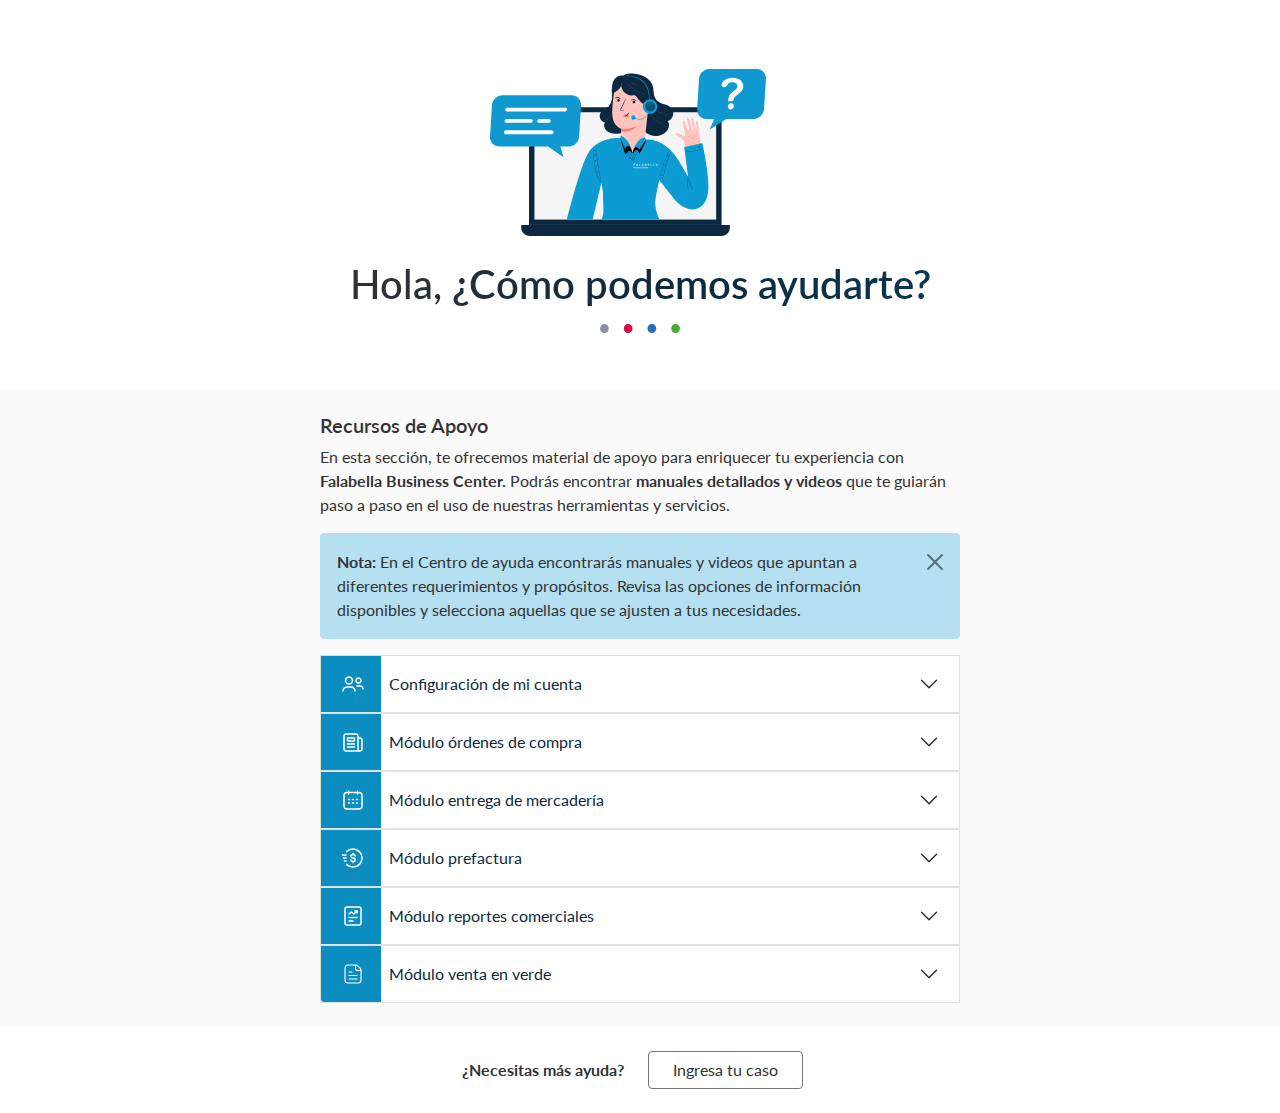
<file: index.html>
<!doctype html>
<html lang="en">

<head>
  <meta charset="utf-8">
  <meta name="viewport" content="width=device-width, initial-scale=1">
  <meta name="description" content="">
  <title>Centro de Ayuda Falabella Business Center</title>

  <!-- Font Lato -->
  <link href='https://fonts.googleapis.com/css?family=Lato:400,700' rel='stylesheet' type='text/css'>
  <!-- Font Poppins -->
  <link href='https://fonts.googleapis.com/css?family=Poppins:400,500,600,700' rel='stylesheet' type='text/css'>

  <!-- Bootstrap core CSS -->
  <link href="assets/dist/css/bootstrap.min.css" rel="stylesheet">

  <!-- Custom styles -->
  <link href="cda.css" rel="stylesheet">
</head>

<body>

  <main>
    <h1 class="visually-hidden">Hola, ¿Cómo podemos ayudarte?</h1>

    <div class="px-4 px-lg-0 py-5 text-center">

      <div class="col-lg-6 mx-auto d-flex justify-content-center"><img class="d-block mb-4 mx-4" src="img/centro-de-ayuda.svg" alt="" width="300"></div>
      <div class="col-lg-6 mx-auto d-flex justify-content-center">
        <h1 class="display-7 text-center animate-title">Hola,  <span class="fw-bold">¿Cómo podemos ayudarte?</span></h1>
      </div>
      <div class=""><img class="d-block my-2 mx-auto" src="img/dots.svg" width="80"></div>
    </div>

    <!--Documentos-->
    <div class="px-4 px-lg-0 py-4 bg-gray">
      <div class="accordion accordion-flush col-lg-6 mx-auto" id="accordionFlush">
        <h5 class="display-9 fw-bold">Recursos de Apoyo</h5>
        <p mb-4>En esta sección, te ofrecemos material de apoyo para enriquecer tu experiencia con <b>Falabella Business Center.</b> Podrás encontrar <b>manuales detallados y videos</b> que te guiarán paso a paso en el uso de nuestras herramientas y servicios.</p>
       <!--disclaimer-->
       <div class="alert alert-info alert-dismissible fade show" role="alert">

        <strong>Nota: </strong> En el Centro de ayuda encontrarás manuales y videos que apuntan a diferentes requerimientos y propósitos. Revisa las opciones de información disponibles y selecciona aquellas que se ajusten a tus necesidades.
        <!--<strong>Nota: </strong>Es posible encontrar material que no necesariamente se ajuste a tus necesidades o al propósito de tu trabajo en Falabella Business Center.-->
        <button type="button" class="btn-close" data-bs-dismiss="alert" aria-label="Close"></button>
      </div>
        <!--login-->
        <div class="accordion-item">
          <h2 class="accordion-header" id="flush-headingOne">
            <button class="accordion-button collapsed" type="button" data-bs-toggle="collapse"
              data-bs-target="#flush-collapseOne" aria-expanded="false" aria-controls="flush-collapseOne">
              <img class="d-inline-block me-4" src="img/icon-user.svg" alt=""
                  width="24">Configuración de mi cuenta
            </button>
          </h2>
          <div id="flush-collapseOne" class="accordion-collapse collapse" aria-labelledby="flush-headingOne"
            data-bs-parent="#accordionFlush">
            <div class="accordion-body">
              <ul class="doc-list m-0 px-0">
                <li><a href="#" class="pdf document"><img class="d-inline-block me-2" src="img/icon-file.svg" alt=""
                      width="24">Manual de usuario configuración de cuenta</a></li>

                      <!--<li><a href="#" class="pdf document"><img class="d-inline-block me-2" src="img/icon-play.svg" alt=""
                        width="24">Video configuración de cuenta</a></li>-->
              </ul>

            </div>
          </div>
        </div>
        <!--POM-->
        <div class="accordion-item">
          <h2 class="accordion-header" id="flush-headingTwo">
            <button class="accordion-button collapsed" type="button" data-bs-toggle="collapse"
              data-bs-target="#flush-collapseTwo" aria-expanded="false" aria-controls="flush-collapseTwo">
              <img class="d-inline-block me-4" src="img/icon-oc.svg" alt=""
                  width="24">Módulo órdenes de compra
            </button>
          </h2>
          <div id="flush-collapseTwo" class="accordion-collapse collapse" aria-labelledby="flush-headingTwo"
            data-bs-parent="#accordionFlush">
            <div class="accordion-body">
              <ul class="doc-list m-0 px-0">
                <li><a href="manual-orden-de-compra.html" class="pdf document"><img class="d-inline-block me-2" src="img/icon-file.svg" alt=""
                      width="24">
                    Manual de usuario órdenes de compra</a></li>
                <li><a href="video-orden-de-compra.html" class="video document"><img class="d-inline-block me-2" src="img/icon-play.svg" alt=""
                      width="24">
                    Video módulo órdenes de compra</a></li>

              </ul>
            </div>
          </div>
        </div>
        <!--Módulo despacho-->
        <div class="accordion-item">
          <h2 class="accordion-header" id="flush-headingThree">
            <button class="accordion-button collapsed" type="button" data-bs-toggle="collapse"
              data-bs-target="#flush-collapseThree" aria-expanded="false" aria-controls="flush-collapseThree">
              <img class="d-inline-block me-4" src="img/icon-despacho.svg" alt=""
                  width="24">Módulo entrega de mercadería 
          </h2>
          <div id="flush-collapseThree" class="accordion-collapse collapse" aria-labelledby="flush-headingThree"
            data-bs-parent="#accordionFlush">
            <div class="accordion-body">
              <ul class="doc-list m-0 px-0">
                <li><a href="#" class="pdf document"><img class="d-inline-block me-2" src="img/icon-file.svg" alt=""
                  width="24">
                Manual de usuario agendamiento de cita y eASN Sodimac CL</a></li>               
                <li><a href="#" class="pdf document"><img class="d-inline-block me-2" src="img/icon-file.svg" alt=""
                  width="24">
                Manual de usuario agendamiento de cita Tottus CL-PE</a></li>
                <li><a href="#" class="pdf document"><img class="d-inline-block me-2" src="img/icon-file.svg" alt=""
                  width="24">
                Manual de usuario agendamiento de cita, eASN y LPN Sodimac AR</a></li>                
            <li><a href="video-entrega-mercaderia-agendamiento-cita.html" class="video document"><img class="d-inline-block me-2" src="img/icon-play.svg" alt=""
                  width="24">
                Video agendamiento de cita Sodimac CL-AR, Tottus CL-PE</a></li>
                <li><a href="video-entrega-mercaderia-easn.html" class="video document"><img class="d-inline-block me-2" src="img/icon-play.svg" alt=""
                  width="24">
                Video eASN Sodimac CL-AR</a></li>                
              </ul>
            </div>
          </div>
        </div>
        <!--Módulo prefactura-->
        <div class="accordion-item">
          <h2 class="accordion-header" id="flush-headingFour">
            
            <button class="accordion-button collapsed" type="button" data-bs-toggle="collapse"
              data-bs-target="#flush-collapseFour" aria-expanded="false" aria-controls="flush-collapseFour">
              <img class="d-inline-block me-4" src="img/icon-prefactura.svg" alt=""
                  width="24">Módulo prefactura
          </h2>
          <div id="flush-collapseFour" class="accordion-collapse collapse" aria-labelledby="flush-headingFour"
            data-bs-parent="#accordionFlush">
            <div class="accordion-body">
              <ul class="doc-list m-0 px-0">
                <li><a href="#" class="pdf document"><img class="d-inline-block me-2" src="img/icon-file.svg" alt=""
                  width="24">
                Manual de usuario módulo prefactura</a></li>  
                <li><a href="video-prefacturacion.html" class="video document"><img class="d-inline-block me-2" src="img/icon-play.svg" alt=""
                  width="24">
                Video módulo Prefactura</a></li>                
              </ul>
              </ul>
            </div>
          </div>
        </div>
        <!--Módulo reportes-->
        <div class="accordion-item">
          <h2 class="accordion-header" id="flush-headingFive">
            <button class="accordion-button collapsed" type="button" data-bs-toggle="collapse"
              data-bs-target="#flush-collapseFive" aria-expanded="false" aria-controls="flush-collapseFive">
              <img class="d-inline-block me-4" src="img/icon-reports.svg" alt=""
                  width="24">Módulo reportes comerciales
          </h2>
          <div id="flush-collapseFive" class="accordion-collapse collapse" aria-labelledby="flush-headingFive"
            data-bs-parent="#accordionFlush">
            <div class="accordion-body">
              <ul class="doc-list m-0 px-0">
                <li><a href="#" class="pdf document"><img class="d-inline-block me-2" src="img/icon-file.svg" alt=""
                  width="24">
                Manual de usuario módulo reportes comerciales</a></li>  
               <!-- <li><a href="#" class="video document"><img class="d-inline-block me-2" src="img/icon-play.svg" alt=""
                  width="24">
                Video módulo Reportes</a></li>  -->
              </ul>
            </div>
          </div>
        </div>
        <!--VeV-->
        <div class="accordion-item">
          <h2 class="accordion-header" id="flush-headingSix">
            <button class="accordion-button collapsed" type="button" data-bs-toggle="collapse"
              data-bs-target="#flush-collapseSix" aria-expanded="false" aria-controls="flush-collapseSix">
              <img class="d-inline-block me-4" src="img/icon-file-w.svg" alt=""
                  width="24">Módulo venta en verde
          </h2>
          <div id="flush-collapseSix" class="accordion-collapse collapse" aria-labelledby="flush-headingSix"
            data-bs-parent="#accordionFlush">
            <div class="accordion-body">
              <ul class="doc-list m-0 px-0">
                <li><a href="#" class="pdf document"><img class="d-inline-block me-2" src="img/icon-file.svg" alt=""
                  width="24">
                Manual de usuario módulo órdenes de compra Sodimac AR</a></li>

                <li><a href="#" class="pdf document"><img class="d-inline-block me-2" src="img/icon-file.svg" alt=""
                  width="24">
                Manual de usuario módulo carga de inventario (Stock) Sodimac AR</a></li>
            
                <li><a href="#" class="pdf document"><img class="d-inline-block me-2" src="img/icon-file.svg" alt=""
                  width="24">
                Manual de usuario módulo agendamiento de cita (Turno), eASN y LPN Sodimac AR</a></li>

                <li><a href="video-orden-de-compra.html" class="video document"><img class="d-inline-block me-2" src="img/icon-play.svg" alt=""
                  width="24">
                Video módulo órdenes de compra</a></li>                 
                <!--<li><a href="#" class="video document"><img class="d-inline-block me-2" src="img/icon-play.svg" alt=""
                  width="24">
                Video módulo Stock</a></li>-->                 
                <li><a href="video-entrega-mercaderia-agendamiento-cita.html" class="video document"><img class="d-inline-block me-2" src="img/icon-play.svg" alt=""
                  width="24">
                Video agendamiento de cita (Turno)</a></li>               
                <li><a href="#" class="video document"><img class="d-inline-block me-2" src="img/icon-play.svg" alt=""
                  width="24">
                Video eASN y LPN</a></li>               
                
                <!--<li><a href="#" class="video document"><img class="d-inline-block me-2" src="img/icon-play.svg" alt=""
                  width="24">
                Video módulo Prefactura</a></li>-->                                    
              </ul>
            </div>
          </div>
        </div>
        <!--Módulo Reportes-->
        <!--<div class="accordion-item">
          <h2 class="accordion-header" id="flush-headingSix">
            <button class="accordion-button collapsed" type="button" data-bs-toggle="collapse"
              data-bs-target="#flush-collapseSix" aria-expanded="false" aria-controls="flush-collapseSix">
              Módulo Reportes
          </h2>
          <div id="flush-collapseSix" class="accordion-collapse collapse" aria-labelledby="flush-headingSix"
            data-bs-parent="#accordionFlush">
            <div class="accordion-body">
              <ul class="doc-list m-0 px-0">
                <li><a href="#" class="pdf document"><img class="d-inline-block me-2" src="img/ico-ppt.svg" alt=""
                      width="24">
                    Manual uno</a></li>
                <li><a href="#" class="pdf document"><img class="d-inline-block me-2" src="img/ico-ppt.svg" alt=""
                      width="24">
                    Manual dos</a></li>
                <li><a href="#" class="pdf document"><img class="d-inline-block me-2" src="img/ico-ppt.svg" alt=""
                      width="24">
                    Manual tres</a></li>
              </ul>
            </div>
          </div>
        </div>-->
        <!--onboarding proveedores-->
        <!--<div class="accordion-item">
          <h2 class="accordion-header" id="flush-headingSeven">
            <button class="accordion-button collapsed" type="button" data-bs-toggle="collapse"
              data-bs-target="#flush-collapseSeven" aria-expanded="false" aria-controls="flush-collapseSeven">
              Onboarding Proveedores
          </h2>
          <div id="flush-collapseSeven" class="accordion-collapse collapse" aria-labelledby="flush-headingSeven"
            data-bs-parent="#accordionFlush">
            <div class="accordion-body">
              <ul class="doc-list m-0 px-0">
                <li><a href="#" class="pdf document"><img class="d-inline-block me-2" src="img/ico-ppt.svg" alt=""
                      width="24">
                    Manual uno</a></li>
                <li><a href="#" class="pdf document"><img class="d-inline-block me-2" src="img/ico-ppt.svg" alt=""
                      width="24">
                    Manual dos</a></li>
                <li><a href="#" class="pdf document"><img class="d-inline-block me-2" src="img/ico-ppt.svg" alt=""
                      width="24">
                    Manual tres</a></li>
              </ul>
            </div>
          </div>
        </div>-->
        <!--import-->
        <!--<div class="accordion-item">
          <h2 class="accordion-header" id="flush-headingEight">
            <button class="accordion-button collapsed" type="button" data-bs-toggle="collapse"
              data-bs-target="#flush-collapseEight" aria-expanded="false" aria-controls="flush-collapseEight">
              Imports
          </h2>
          <div id="flush-collapseEight" class="accordion-collapse collapse" aria-labelledby="flush-headingEight"
            data-bs-parent="#accordionFlush">
            <div class="accordion-body">
              <ul class="doc-list m-0 px-0">
                <li><a href="#" class="pdf document"><img class="d-inline-block me-2" src="img/ico-ppt.svg" alt=""
                      width="24">
                    Manual uno</a></li>
                <li><a href="#" class="pdf document"><img class="d-inline-block me-2" src="img/ico-ppt.svg" alt=""
                      width="24">
                    Manual dos</a></li>
                <li><a href="#" class="pdf document"><img class="d-inline-block me-2" src="img/ico-ppt.svg" alt=""
                      width="24">
                    Manual tres</a></li>
              </ul>
            </div>
          </div>
        </div>-->
      </div>
    </div>
    </div>


    <!--off canvas ayuda-->
    <!-- Botón de menú para activar el Offcanvas -->
  <!--<button class="btn btn-primary" type="button" data-bs-toggle="offcanvas" data-bs-target="#offcanvasExample" aria-controls="offcanvasExample">
    Ingresa tu caso
  </button>-->

  <!-- Contenido del Offcanvas -->
  <div class="offcanvas offcanvas-end offcanvas-xl" tabindex="-1" id="offcanvasForm" aria-labelledby="offcanvasForm">
    <div class="offcanvas-header">
      <h2 class="offcanvas-title" id="offcanvasForm">Si tienes algún inconveniente puedes crear un caso.</h2>

      <button type="button" class="btn-close text-reset" data-bs-dismiss="offcanvas" aria-label="Cerrar"></button>
    </div>
    <h6 class="px-3">Asegúrate de entregar la información solicitada y proporciona todos los detalles importantes para que podamos entender y ayudarte de la mejor manera posible.</h6>
    <div class="offcanvas-body">

      <!-- Contenido -->
      <iframe width="100%" height= "480px"  src= "https://forms.office.com/Pages/ResponsePage.aspx?id=a4ioxEDxi0esRySVVcMK_QPdPC7-AvlHisk4eME13spUMTJCSVQxNkxJUEo4MlZTNEE0NUZKMjhDSS4u&embed=true" frameborder= "0" marginwidth= "0" marginheight= "0" style= "border: none; max-width:100%; max-height:100vh" allowfullscreen webkitallowfullscreen mozallowfullscreen msallowfullscreen> </iframe>

    </div>
  </div>

    <!-- ayuda -->
    <div class="text-secondary px-4 text-center">
      <div class="py-4">

        <div class="col-lg-6 mx-auto">
          <div class="d-grid gap-2 d-sm-flex justify-content-sm-center align-items-center">

            <span class="me-3"><b>¿Necesitas más ayuda?</b></span>

            <!--<button type="button" class="btn btn-outline btn-md px-4 me-sm-3">Soporte Falabella</button>-->
            <a type="button" class="btn btn-outline btn-md px-4 me-sm-3"data-bs-toggle="offcanvas" data-bs-target="#offcanvasForm" aria-controls="offcanvasForm">Ingresa tu caso</a>
           <!-- <button type="button" class="btn btn-outline btn-md px-4 me-sm-3">Soporte Tottus</button>-->
          </div>
        </div>
      </div>
    </div>

  </main>


  <script src="assets/dist/js/bootstrap.bundle.min.js"></script>


</body>

</html>
</file>
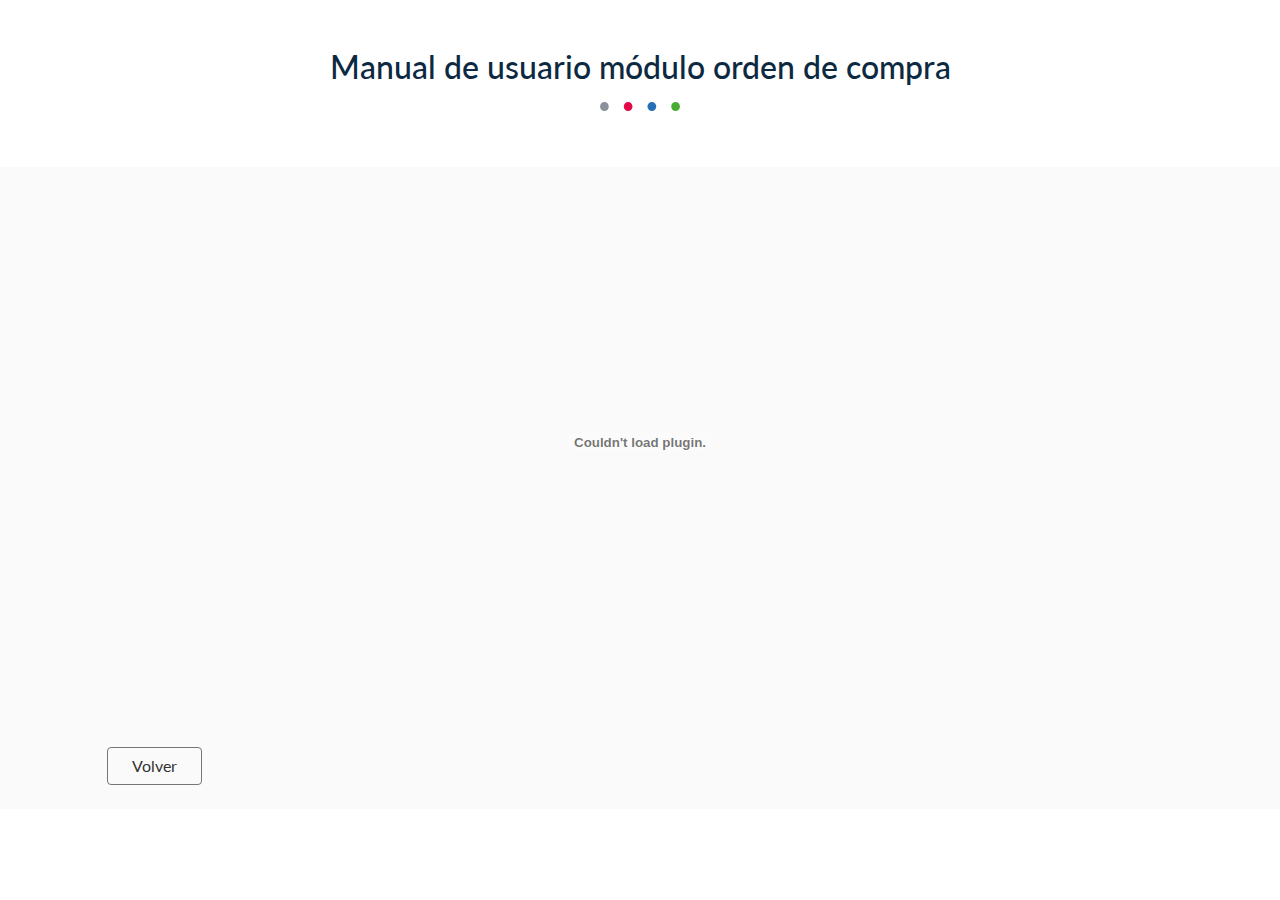
<file: manual-orden-de-compra.html>
<!doctype html>
<html lang="en">

<head>
  <meta charset="utf-8">
  <meta name="viewport" content="width=device-width, initial-scale=1">
  <meta name="description" content="">
  <title>Centro de Ayuda FBusiness Center - Video módulo Prefacturación</title>

  <!-- Font Lato -->
  <link href='https://fonts.googleapis.com/css?family=Lato:400,700' rel='stylesheet' type='text/css'>
  <!-- Font Poppins -->
  <link href='https://fonts.googleapis.com/css?family=Poppins:400,500,600,700' rel='stylesheet' type='text/css'>

  <!-- Bootstrap core CSS -->
  <link href="assets/dist/css/bootstrap.min.css" rel="stylesheet">

  <!-- Custom styles -->
  <link href="cda.css" rel="stylesheet">
</head>

<body>

  <main>
 

    <div class="px-4 px-lg-0 py-5 text-center">
      <div class="col-lg-6 mx-auto d-flex justify-content-center">
        <h2 class="">Manual de usuario módulo orden de compra</h2>
      </div>
      <div class=""><img class="d-block my-2 mx-auto" src="img/dots.svg" width="80"></div>
    </div>

    <!--Video-->

    <div class="px-4 px-lg-0 py-0 bg-gray mx-auto">
      <div class=" col-lg-10 mx-auto">
<!--<embed width="100%" height="550" toolbar="0" type="application/pdf" src="files/Manual-de-Usuario_ Orden-de-compra_ FBC.pdf#toolbar=0"></embed>-->
<object width="100%" height="550" toolbar="0" type="application/pdf" data="files/Manual-de-Usuario_ Orden-de-compra_ FBC.pdf"></object>


<a type="button" class="btn btn-outline btn-md px-4 me-sm-3 my-4" onclick="history.back()">Volver</a>

      </div>
    </div>
    </div>

    <!-- ayuda -->
    <div class="text-secondary px-4 text-center visually-hidden">
      <div class="py-5">

        <div class="col-lg-6 mx-auto">
          <div class="d-grid gap-2 d-sm-flex justify-content-sm-center align-items-center">

            <span class="me-3"><b>¿Necesitas más ayuda?</b></span>

            <!--<button type="button" class="btn btn-outline btn-md px-4 me-sm-3">Soporte Falabella</button>-->
            <a type="button" class="btn btn-outline btn-md px-4 me-sm-3" target="_blank" href="https://forms.office.com/pages/responsepage.aspx?id=a4ioxEDxi0esRySVVcMK_axplN7PHtRJoHUoAGXrw_RURVdYVE1TMDBLVkJKSklLWTU2M1FLRkdOUiQlQCN0PWcu">Ingresa tu caso</a>
           <!-- <button type="button" class="btn btn-outline btn-md px-4 me-sm-3">Soporte Tottus</button>-->
          </div>
        </div>
      </div>
    </div>

  </main>


  <script src="assets/dist/js/bootstrap.bundle.min.js"></script>
  <script> 
    // Selecting the iframe element 
    var frame = document.getElementById("Iframe"); 
      
    // Adjusting the iframe height onload event 
    frame.onload = function() 
    // function execute while load the iframe 
    { 
      // set the height of the iframe as  
      // the height of the iframe content 
      frame.style.height =  
      frame.contentWindow.document.body.scrollHeight + 'px'; 
       

     // set the width of the iframe as the  
     // width of the iframe content 
     frame.style.width  =  
      frame.contentWindow.document.body.scrollWidth+'px'; 
          
    } 
    </script> 

</body>

</html>
</file>
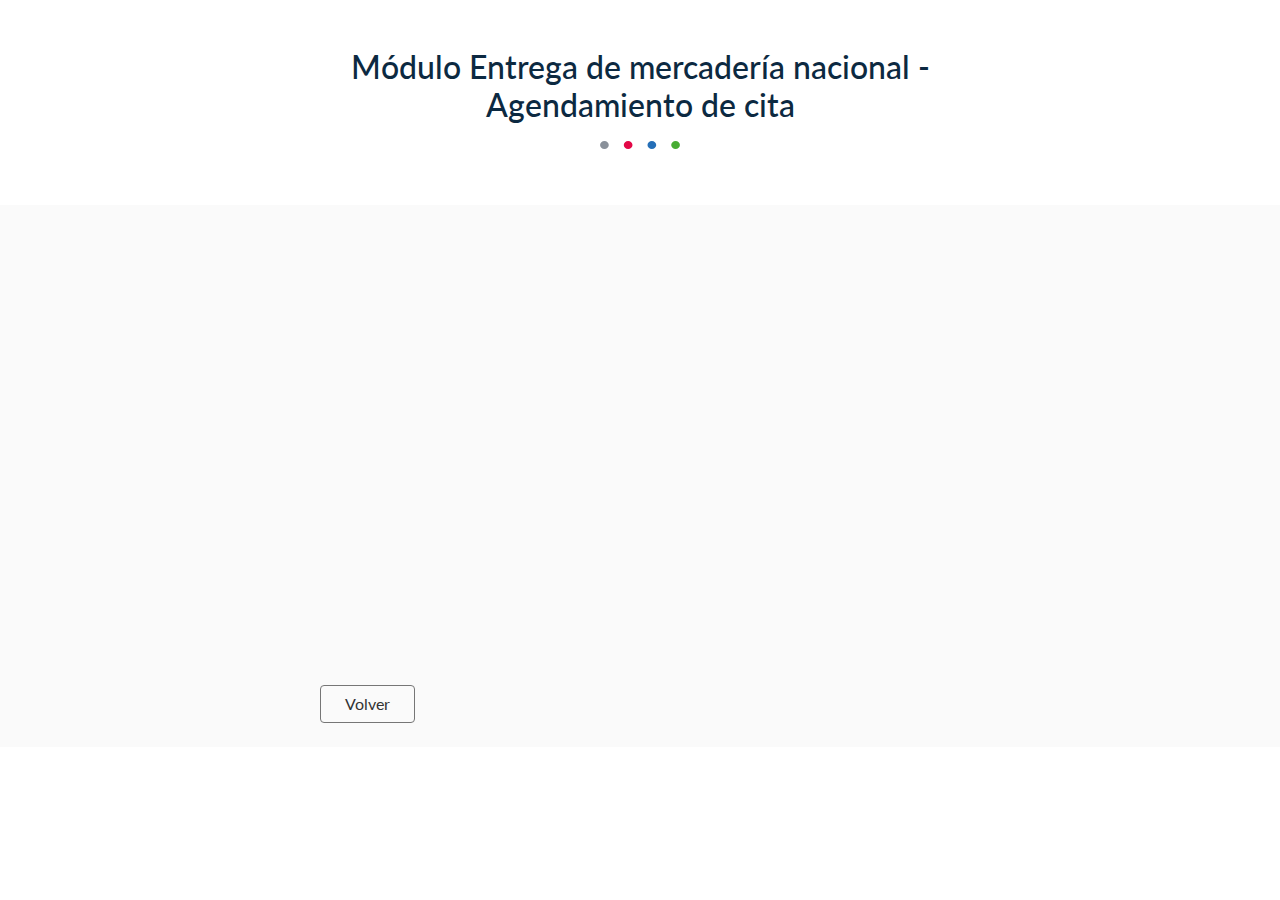
<file: video-entrega-mercaderia-agendamiento-cita.html>
<!doctype html>
<html lang="en">

<head>
  <meta charset="utf-8">
  <meta name="viewport" content="width=device-width, initial-scale=1">
  <meta name="description" content="">
  <title>Centro de Ayuda FBusiness Center - Video Módulo Entrega de mercadería nacional - Agendamiento de cita</title>

  <!-- Font Lato -->
  <link href='https://fonts.googleapis.com/css?family=Lato:400,700' rel='stylesheet' type='text/css'>
  <!-- Font Poppins -->
  <link href='https://fonts.googleapis.com/css?family=Poppins:400,500,600,700' rel='stylesheet' type='text/css'>

  <!-- Bootstrap core CSS -->
  <link href="assets/dist/css/bootstrap.min.css" rel="stylesheet">

  <!-- Custom styles -->
  <link href="cda.css" rel="stylesheet">
</head>

<body>

  <main>
 

    <div class="px-4 px-lg-0 py-5 text-center">
      <div class="col-lg-6 mx-auto d-flex justify-content-center">
        <h2 class="">Módulo Entrega de mercadería nacional - Agendamiento de cita</h2>
      </div>
      <div class=""><img class="d-block my-2 mx-auto" src="img/dots.svg" width="80"></div>
    </div>

    <!--Video-->

    <div class="px-4 px-lg-0 py-0 bg-gray mx-auto">
      <div class=" col-lg-6 mx-auto">
        <iframe width="100%" height="450" src="https://www.youtube-nocookie.com/embed/5AZvceSS51Y?si=OCl-yYHaozNdfWfs&rel=0" title="Módulo entrega de mercadería nacional - Agendamiento de cita" frameborder="0" allow="accelerometer; autoplay; clipboard-write; encrypted-media; gyroscope; picture-in-picture; web-share" referrerpolicy="strict-origin-when-cross-origin" allowfullscreen></iframe>         
        <a type="button" class="btn btn-outline btn-md px-4 me-sm-3 my-4" onclick="history.back()">Volver</a>

      </div>
    </div>
    </div>

    <!-- ayuda -->
    <div class="text-secondary px-4 text-center visually-hidden">
      <div class="py-5">

        <div class="col-lg-6 mx-auto">
          <div class="d-grid gap-2 d-sm-flex justify-content-sm-center align-items-center">

            <span class="me-3"><b>¿Necesitas más ayuda?</b></span>

            <!--<button type="button" class="btn btn-outline btn-md px-4 me-sm-3">Soporte Falabella</button>-->
            <a type="button" class="btn btn-outline btn-md px-4 me-sm-3" target="_blank" href="https://forms.office.com/pages/responsepage.aspx?id=a4ioxEDxi0esRySVVcMK_axplN7PHtRJoHUoAGXrw_RURVdYVE1TMDBLVkJKSklLWTU2M1FLRkdOUiQlQCN0PWcu">Ingresa tu caso</a>
           <!-- <button type="button" class="btn btn-outline btn-md px-4 me-sm-3">Soporte Tottus</button>-->
          </div>
        </div>
      </div>
    </div>

  </main>


  <script src="assets/dist/js/bootstrap.bundle.min.js"></script>
  <script> 
    // Selecting the iframe element 
    var frame = document.getElementById("Iframe"); 
      
    // Adjusting the iframe height onload event 
    frame.onload = function() 
    // function execute while load the iframe 
    { 
      // set the height of the iframe as  
      // the height of the iframe content 
      frame.style.height =  
      frame.contentWindow.document.body.scrollHeight + 'px'; 
       

     // set the width of the iframe as the  
     // width of the iframe content 
     frame.style.width  =  
      frame.contentWindow.document.body.scrollWidth+'px'; 
          
    } 
    </script> 

</body>

</html>
</file>
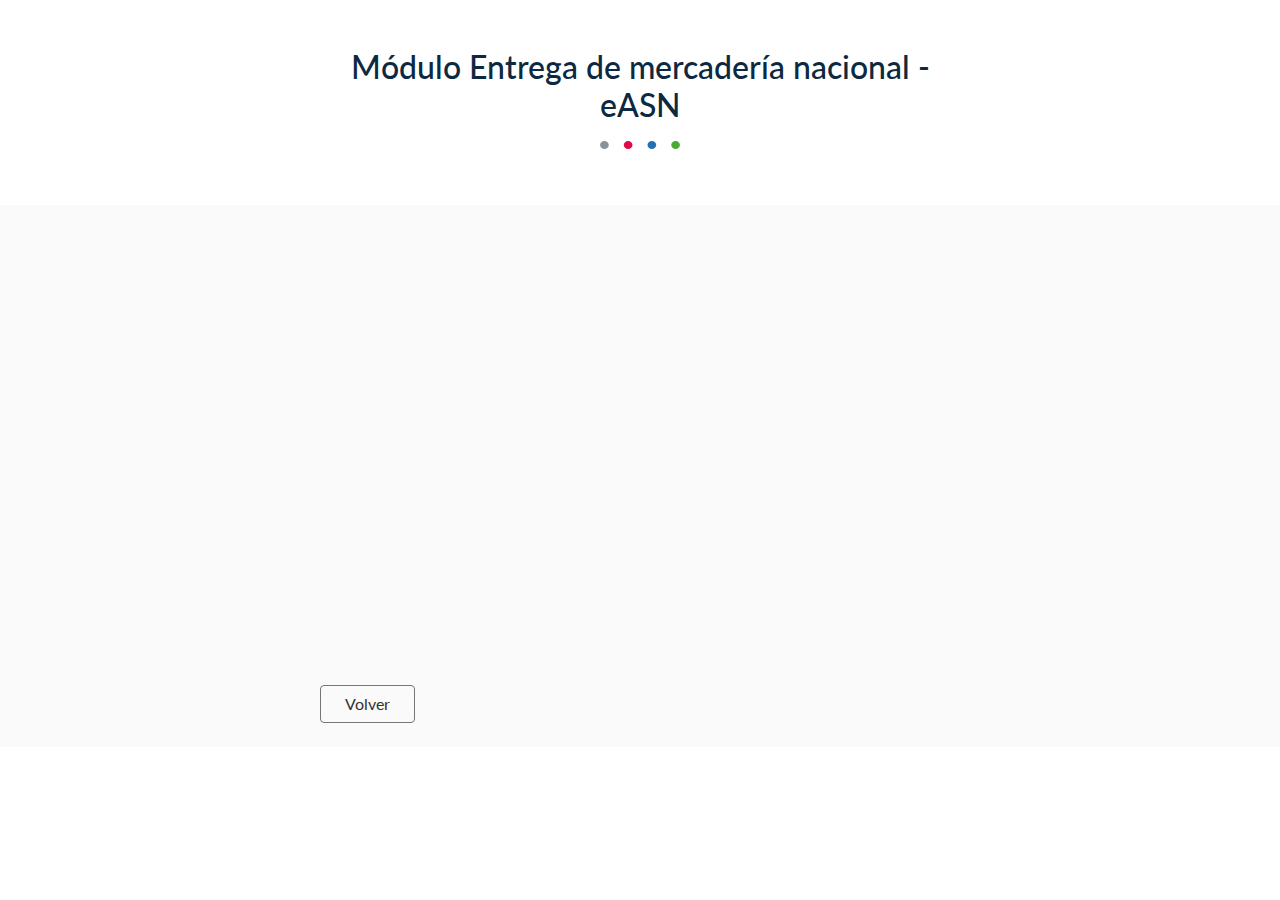
<file: video-entrega-mercaderia-easn.html>
<!doctype html>
<html lang="en">

<head>
  <meta charset="utf-8">
  <meta name="viewport" content="width=device-width, initial-scale=1">
  <meta name="description" content="">
  <title>Centro de Ayuda FBusiness Center - Video Módulo Entrega de mercadería nacional - eASN</title>

  <!-- Font Lato -->
  <link href='https://fonts.googleapis.com/css?family=Lato:400,700' rel='stylesheet' type='text/css'>
  <!-- Font Poppins -->
  <link href='https://fonts.googleapis.com/css?family=Poppins:400,500,600,700' rel='stylesheet' type='text/css'>

  <!-- Bootstrap core CSS -->
  <link href="assets/dist/css/bootstrap.min.css" rel="stylesheet">

  <!-- Custom styles -->
  <link href="cda.css" rel="stylesheet">
</head>

<body>

  <main>
 

    <div class="px-4 px-lg-0 py-5 text-center">
      <div class="col-lg-6 mx-auto d-flex justify-content-center">
        <h2 class="">Módulo Entrega de mercadería nacional - eASN</h2>
      </div>
      <div class=""><img class="d-block my-2 mx-auto" src="img/dots.svg" width="80"></div>
    </div>

    <!--Video-->

    <div class="px-4 px-lg-0 py-0 bg-gray mx-auto">
      <div class=" col-lg-6 mx-auto">
        <iframe width="100%" height="450" src="https://www.youtube-nocookie.com/embed/N9DKJKACbGg?si=2juRL9X1Q1muZJgJ&rel=0" title="Módulo Entrega de mercadería nacional - eASN" frameborder="0" allow="accelerometer; autoplay; clipboard-write; encrypted-media; gyroscope; picture-in-picture; web-share" referrerpolicy="strict-origin-when-cross-origin" allowfullscreen></iframe>         
        <a type="button" class="btn btn-outline btn-md px-4 me-sm-3 my-4" onclick="history.back()">Volver</a>

      </div>
    </div>
    </div>

    <!-- ayuda -->
    <div class="text-secondary px-4 text-center visually-hidden">
      <div class="py-5">

        <div class="col-lg-6 mx-auto">
          <div class="d-grid gap-2 d-sm-flex justify-content-sm-center align-items-center">

            <span class="me-3"><b>¿Necesitas más ayuda?</b></span>

            <!--<button type="button" class="btn btn-outline btn-md px-4 me-sm-3">Soporte Falabella</button>-->
            <a type="button" class="btn btn-outline btn-md px-4 me-sm-3" target="_blank" href="https://forms.office.com/pages/responsepage.aspx?id=a4ioxEDxi0esRySVVcMK_axplN7PHtRJoHUoAGXrw_RURVdYVE1TMDBLVkJKSklLWTU2M1FLRkdOUiQlQCN0PWcu">Ingresa tu caso</a>
           <!-- <button type="button" class="btn btn-outline btn-md px-4 me-sm-3">Soporte Tottus</button>-->
          </div>
        </div>
      </div>
    </div>

  </main>


  <script src="assets/dist/js/bootstrap.bundle.min.js"></script>
  <script> 
    // Selecting the iframe element 
    var frame = document.getElementById("Iframe"); 
      
    // Adjusting the iframe height onload event 
    frame.onload = function() 
    // function execute while load the iframe 
    { 
      // set the height of the iframe as  
      // the height of the iframe content 
      frame.style.height =  
      frame.contentWindow.document.body.scrollHeight + 'px'; 
       

     // set the width of the iframe as the  
     // width of the iframe content 
     frame.style.width  =  
      frame.contentWindow.document.body.scrollWidth+'px'; 
          
    } 
    </script> 

</body>

</html>
</file>
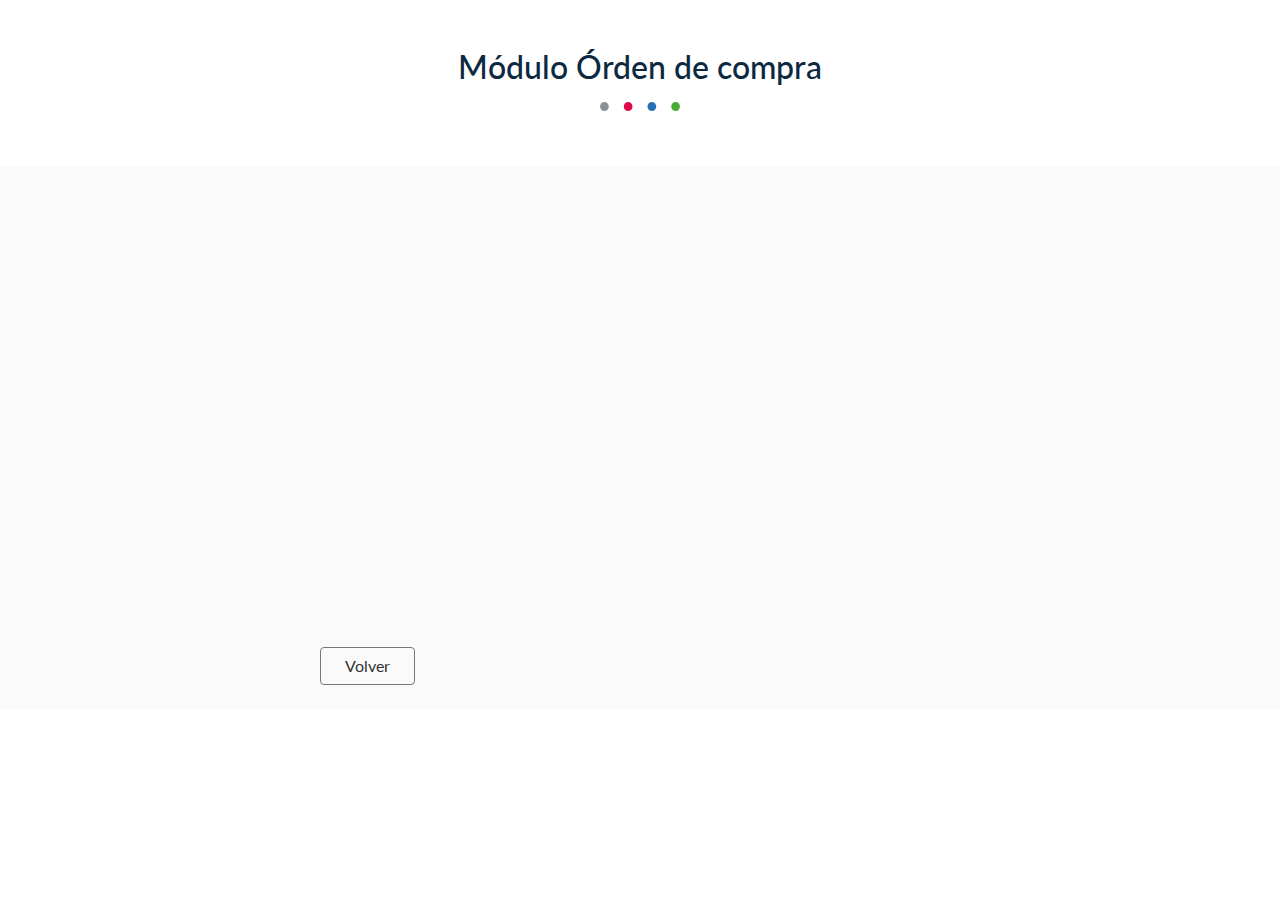
<file: video-orden-de-compra.html>
<!doctype html>
<html lang="en">

<head>
  <meta charset="utf-8">
  <meta name="viewport" content="width=device-width, initial-scale=1">
  <meta name="description" content="">
  <title>Centro de Ayuda FBusiness Center - Video Órden de compra</title>

  <!-- Font Lato -->
  <link href='https://fonts.googleapis.com/css?family=Lato:400,700' rel='stylesheet' type='text/css'>
  <!-- Font Poppins -->
  <link href='https://fonts.googleapis.com/css?family=Poppins:400,500,600,700' rel='stylesheet' type='text/css'>

  <!-- Bootstrap core CSS -->
  <link href="assets/dist/css/bootstrap.min.css" rel="stylesheet">

  <!-- Custom styles -->
  <link href="cda.css" rel="stylesheet">
</head>

<body>

  <main>
 

    <div class="px-4 px-lg-0 py-5 text-center">
      <div class="col-lg-6 mx-auto d-flex justify-content-center">
        <h2 class="">Módulo Órden de compra</h2>
      </div>
      <div class=""><img class="d-block my-2 mx-auto" src="img/dots.svg" width="80"></div>
    </div>

    <!--Video-->

    <div class="px-4 px-lg-0 py-0 bg-gray mx-auto">
      <div class=" col-lg-6 mx-auto">
        <iframe width="100%" height="450" src="https://www.youtube.com/embed/8sRiWiM9RSg?si=EhJd_kZBFCfoOXOz&rel=0" title="YouTube video player" frameborder="0" allow="accelerometer; autoplay; clipboard-write; encrypted-media; gyroscope; picture-in-picture; web-share" referrerpolicy="strict-origin-when-cross-origin" allowfullscreen></iframe>         
        <a type="button" class="btn btn-outline btn-md px-4 me-sm-3 my-4" onclick="history.back()">Volver</a>

      </div>
    </div>
    </div>

    <!-- ayuda -->
    <div class="text-secondary px-4 text-center visually-hidden">
      <div class="py-5">

        <div class="col-lg-6 mx-auto">
          <div class="d-grid gap-2 d-sm-flex justify-content-sm-center align-items-center">

            <span class="me-3"><b>¿Necesitas más ayuda?</b></span>

            <!--<button type="button" class="btn btn-outline btn-md px-4 me-sm-3">Soporte Falabella</button>-->
            <a type="button" class="btn btn-outline btn-md px-4 me-sm-3" target="_blank" href="https://forms.office.com/pages/responsepage.aspx?id=a4ioxEDxi0esRySVVcMK_axplN7PHtRJoHUoAGXrw_RURVdYVE1TMDBLVkJKSklLWTU2M1FLRkdOUiQlQCN0PWcu">Ingresa tu caso</a>
           <!-- <button type="button" class="btn btn-outline btn-md px-4 me-sm-3">Soporte Tottus</button>-->
          </div>
        </div>
      </div>
    </div>

  </main>


  <script src="assets/dist/js/bootstrap.bundle.min.js"></script>
  <script> 
    // Selecting the iframe element 
    var frame = document.getElementById("Iframe"); 
      
    // Adjusting the iframe height onload event 
    frame.onload = function() 
    // function execute while load the iframe 
    { 
      // set the height of the iframe as  
      // the height of the iframe content 
      frame.style.height =  
      frame.contentWindow.document.body.scrollHeight + 'px'; 
       

     // set the width of the iframe as the  
     // width of the iframe content 
     frame.style.width  =  
      frame.contentWindow.document.body.scrollWidth+'px'; 
          
    } 
    </script> 

</body>

</html>
</file>
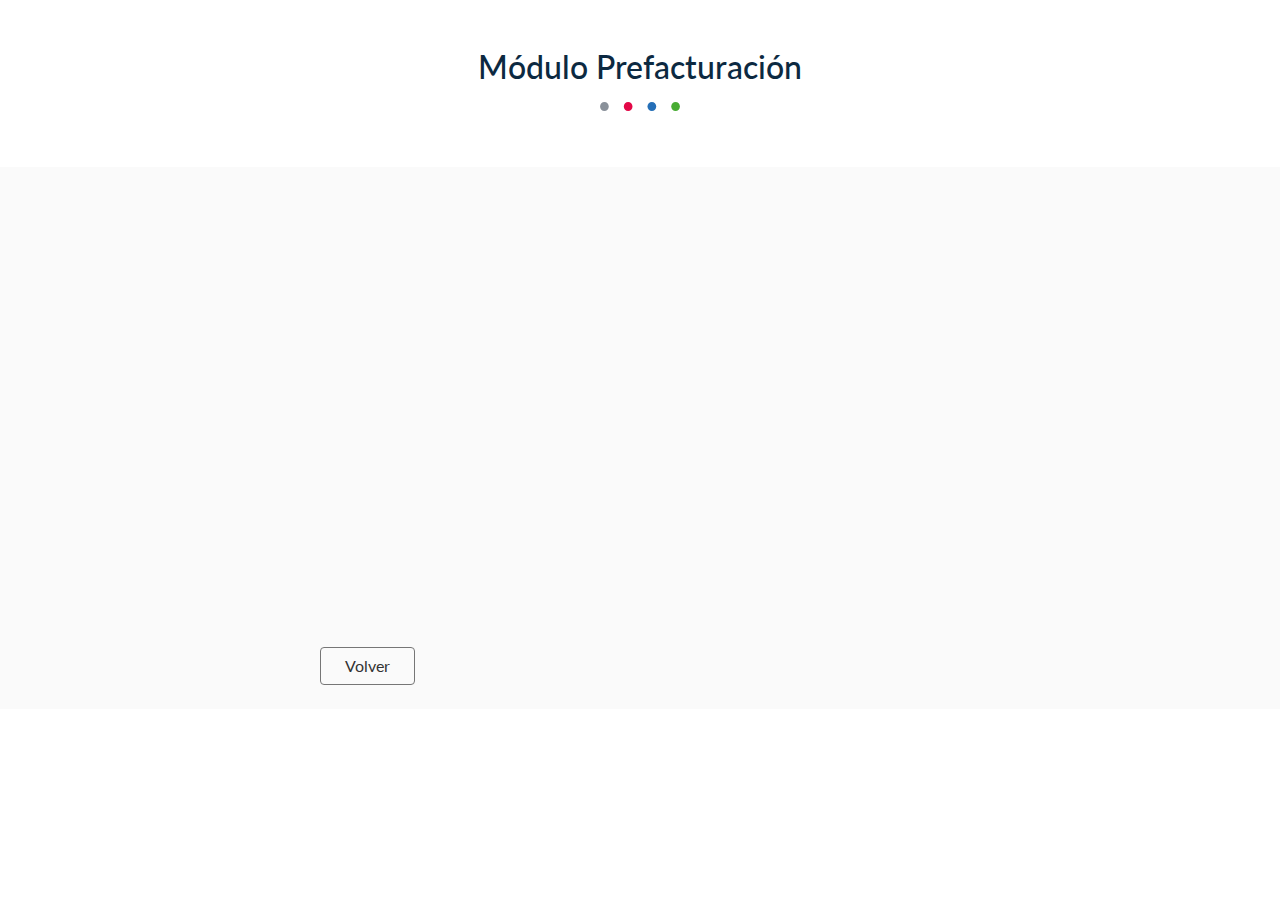
<file: video-prefacturacion.html>
<!doctype html>
<html lang="en">

<head>
  <meta charset="utf-8">
  <meta name="viewport" content="width=device-width, initial-scale=1">
  <meta name="description" content="">
  <title>Centro de Ayuda FBusiness Center - Video módulo Prefacturación</title>

  <!-- Font Lato -->
  <link href='https://fonts.googleapis.com/css?family=Lato:400,700' rel='stylesheet' type='text/css'>
  <!-- Font Poppins -->
  <link href='https://fonts.googleapis.com/css?family=Poppins:400,500,600,700' rel='stylesheet' type='text/css'>

  <!-- Bootstrap core CSS -->
  <link href="assets/dist/css/bootstrap.min.css" rel="stylesheet">

  <!-- Custom styles -->
  <link href="cda.css" rel="stylesheet">
</head>

<body>

  <main>
 

    <div class="px-4 px-lg-0 py-5 text-center">
      <div class="col-lg-6 mx-auto d-flex justify-content-center">
        <h2 class="">Módulo Prefacturación</h2>
      </div>
      <div class=""><img class="d-block my-2 mx-auto" src="img/dots.svg" width="80"></div>
    </div>

    <!--Video-->

    <div class="px-4 px-lg-0 py-0 bg-gray mx-auto">
      <div class=" col-lg-6 mx-auto">
        <iframe width="100%" height="450" src="https://www.youtube-nocookie.com/embed/Mo9lm6C08zs?si=JGpGLgC1LGU7oC-n&rel=0" title="Módulo Prefacturación" frameborder="0" allow="accelerometer; autoplay; clipboard-write; encrypted-media; gyroscope; picture-in-picture; web-share" referrerpolicy="strict-origin-when-cross-origin" allowfullscreen></iframe>         
        <a type="button" class="btn btn-outline btn-md px-4 me-sm-3 my-4" onclick="history.back()">Volver</a>

      </div>
    </div>
    </div>

    <!-- ayuda -->
    <div class="text-secondary px-4 text-center visually-hidden">
      <div class="py-5">

        <div class="col-lg-6 mx-auto">
          <div class="d-grid gap-2 d-sm-flex justify-content-sm-center align-items-center">

            <span class="me-3"><b>¿Necesitas más ayuda?</b></span>

            <!--<button type="button" class="btn btn-outline btn-md px-4 me-sm-3">Soporte Falabella</button>-->
            <a type="button" class="btn btn-outline btn-md px-4 me-sm-3" target="_blank" href="https://forms.office.com/pages/responsepage.aspx?id=a4ioxEDxi0esRySVVcMK_axplN7PHtRJoHUoAGXrw_RURVdYVE1TMDBLVkJKSklLWTU2M1FLRkdOUiQlQCN0PWcu">Ingresa tu caso</a>
           <!-- <button type="button" class="btn btn-outline btn-md px-4 me-sm-3">Soporte Tottus</button>-->
          </div>
        </div>
      </div>
    </div>

  </main>


  <script src="assets/dist/js/bootstrap.bundle.min.js"></script>
  <script> 
    // Selecting the iframe element 
    var frame = document.getElementById("Iframe"); 
      
    // Adjusting the iframe height onload event 
    frame.onload = function() 
    // function execute while load the iframe 
    { 
      // set the height of the iframe as  
      // the height of the iframe content 
      frame.style.height =  
      frame.contentWindow.document.body.scrollHeight + 'px'; 
       

     // set the width of the iframe as the  
     // width of the iframe content 
     frame.style.width  =  
      frame.contentWindow.document.body.scrollWidth+'px'; 
          
    } 
    </script> 

</body>

</html>
</file>
<file: cda.css>
html, body{
  font-family: 'Lato', sans-serif;
  color: #333;
}

h1, h2, h3, h4{
  color:#0C2941;
  /*font-family: 'Poppins', sans-serif;*/
  font-family: 'Lato', sans-serif;
}

.fw-bold {
  font-weight: 600!important;
}

.text-secondary{
  color: #333!important;
}

.form-control{
  background-color: #fafafa;
}


.text-left {
  text-align: left!important;
}

.light{
  font-weight: 400;
}

.bg-gray{
  background: #fafafa;
}

.btn-outline {
  color: #333333;
  border-color: #767676;
}

.btn.btn-outline:hover{
  background: #E6E8EA!important;
}

.badge {
  --mdb-badge-padding-x: 0.65em;
  --mdb-badge-padding-y: 0.35em;
  --mdb-badge-font-size: 0.75em;
  --mdb-badge-font-weight: 700;
  --mdb-badge-color: #fff;
  --mdb-badge-border-radius: 0.27rem;
  display: inline-block;
  padding: var(--mdb-badge-padding-y) var(--mdb-badge-padding-x);
  font-size: var(--mdb-badge-font-size);
  font-weight: var(--mdb-badge-font-weight);
  line-height: 1;
  color: var(--mdb-badge-color);
  text-align: center;
  white-space: nowrap;
  vertical-align: baseline;
  border-radius: 4px;
}

.badge-primary {
  background-color: #ECF9FE;
  color: #0c2941;
}

.card-header{
  background: #fff;
}

.b-example-divider {
  height: 3rem;
  background-color: rgba(0, 0, 0, .1);
  border: solid rgba(0, 0, 0, .15);
  border-width: 1px 0;
  box-shadow: inset 0 .5em 1.5em rgba(0, 0, 0, .1), inset 0 .125em .5em rgba(0, 0, 0, .15);
}

#accordion .card{
  border-radius:0;
  border: 0;
}

.accordion-button{
  box-shadow: none!important;
  color:#0c2941;
  background: rgb(12,141,192);
background: linear-gradient(90deg, rgba(12,141,192,1) 0%, rgba(12,141,192,1) 60px, rgba(255,255,255,1) 60px, rgba(255,255,255,0) 100%);
}

.accordion-button svg{
  fill: #fff;
}

.accordion-button:not(.collapsed){
  color:#0c2941;
  background-color: #fff;
}



.accordion-button:first-child{
  font-weight: 700;
}

.accordion-button.collapsed:first-child{
  font-weight: 400;
}

.accordion-flush .accordion-item {

  border: 1px solid #e1e1e1!important;

}


.doc-list{
  list-style: none;
}

.doc-list li{
  margin-bottom: 1rem;
  padding-bottom: 1rem;
  border-bottom: 1px solid #e1e1e1;
}

.doc-list li:last-child{
  border-bottom: 0;
}

.doc-list li a{
  color: #333;

}

/*animación de texto*/
.animate-title
{

  background-image: linear-gradient(
    -225deg,
    #333 0%,
    #0c2941 29%,
    #054159 67%,
    #0c8dc0 100%
  );
  background-size: auto auto;
  background-clip: border-box;
  background-size: 200% auto;
  color: #fff;
  background-clip: text;
  text-fill-color: transparent;
  -webkit-background-clip: text;
  -webkit-text-fill-color: transparent;
  animation: textclip 3s linear infinite;
  animation-iteration-count:2;


}

/*Alert info*/
.alert-info{
  background-color: #B4E0F1;
  border-color: #B4E0F1;
  color: #333;
}

/*Offcanvas*/
.offcanvas-xl{
  width: 80%!important
}

.offcanvas-body{
  overflow: hidden;
}

.offcanvas-xl iframe{
  height: 99%!important;
}



@keyframes textclip {
  to {
    background-position: 200% center;
  }
}

@media (min-width: 992px) {
  .rounded-lg-3 { border-radius: .3rem; }
}
</file>
